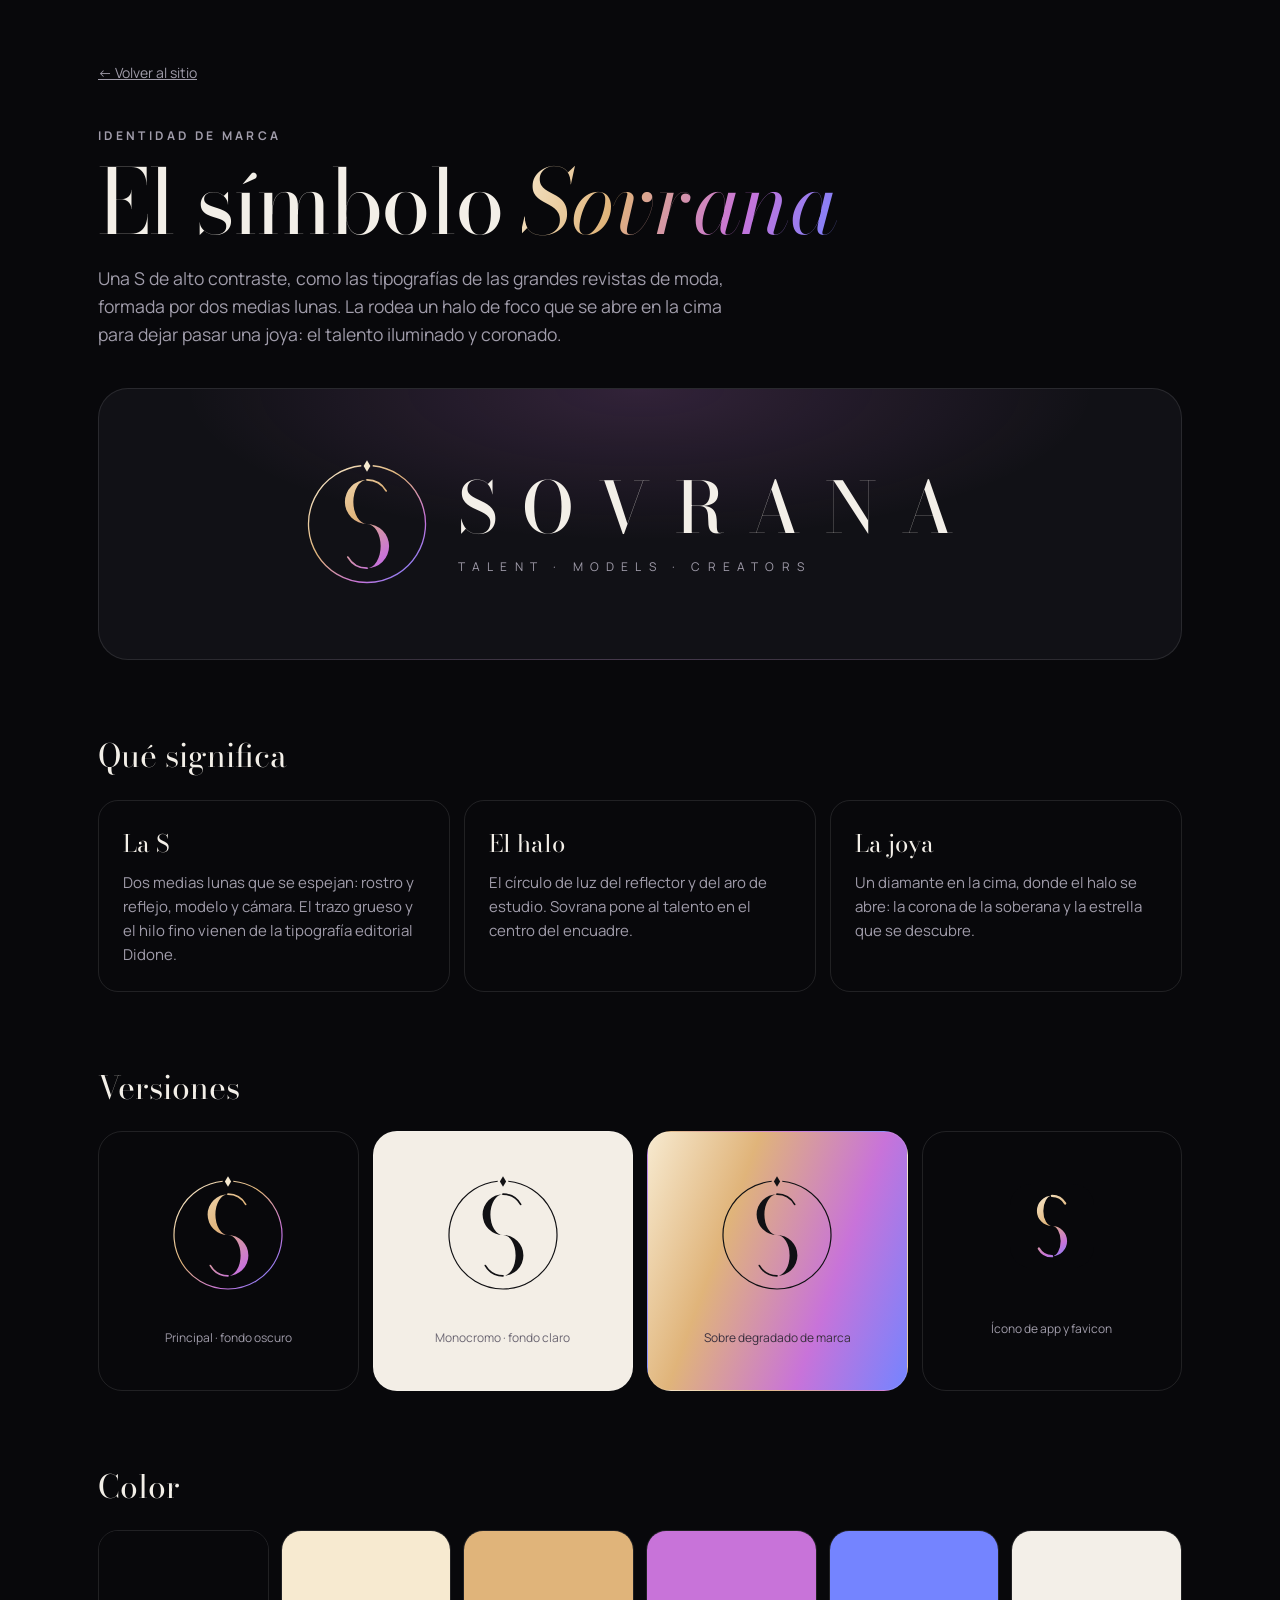
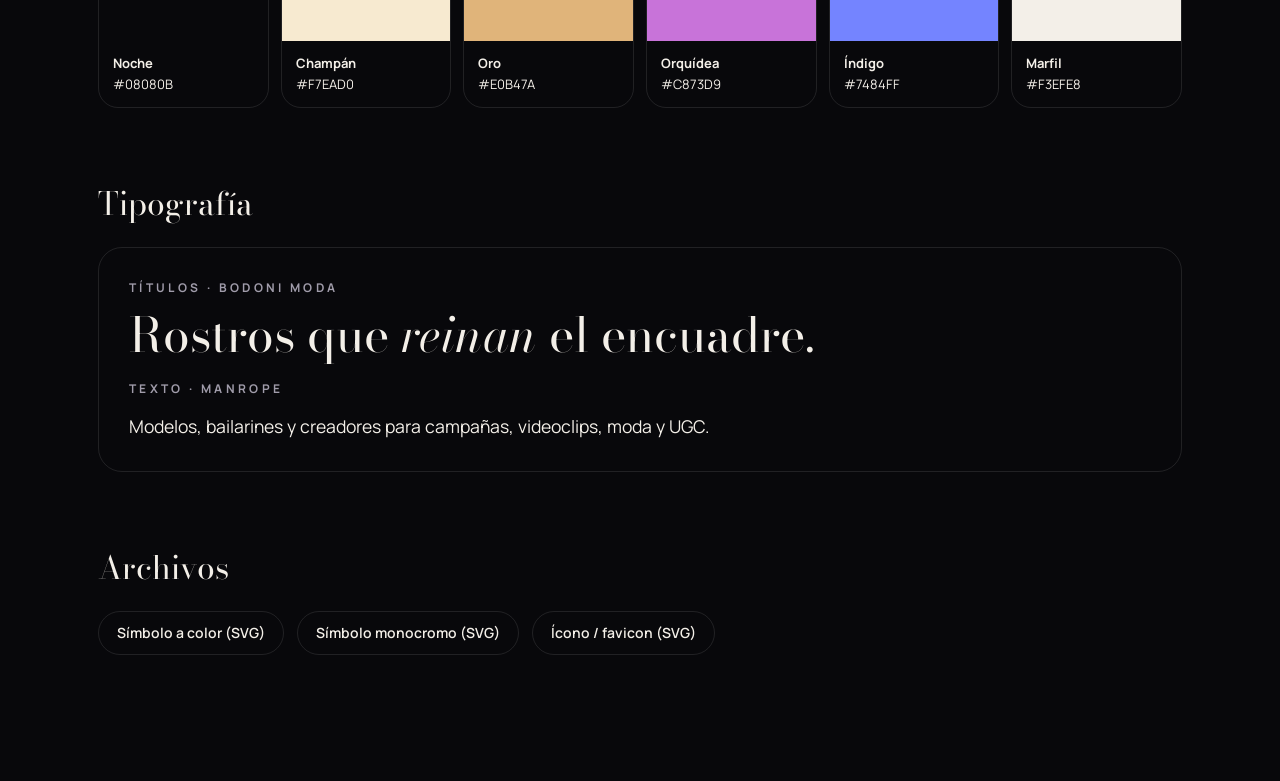
<file: logo/marca.html>
<!doctype html>
<html lang="es">
<head>
  <meta charset="utf-8">
  <meta name="viewport" content="width=device-width, initial-scale=1">
  <title>Sovrana · Identidad de marca</title>
  <link rel="icon" href="favicon.svg" type="image/svg+xml">
  <link href="https://fonts.googleapis.com/css2?family=Bodoni+Moda:ital,opsz,wght@0,6..96,400..800;1,6..96,400..800&family=Manrope:wght@400;600;700&display=swap" rel="stylesheet">
  <style>
    :root { --bg: #08080B; --bg2: #111116; --line: rgba(255,255,255,.1); --text: #F3EFE8; --muted: #A09CAA; --grad: linear-gradient(110deg, #F7EAD0, #E0B47A 32%, #C873D9 68%, #7484FF); }
    * { box-sizing: border-box; }
    body { margin: 0; background: var(--bg); color: var(--text); font-family: Manrope, system-ui, sans-serif; line-height: 1.6; }
    .wrap { max-width: 1180px; margin: 0 auto; padding: 60px clamp(16px, 4vw, 48px) 100px; }
    a { color: inherit; }
    .eyebrow { font-size: 12px; font-weight: 700; letter-spacing: .28em; text-transform: uppercase; color: var(--muted); margin: 0 0 14px; }
    h1 { font-family: "Bodoni Moda", serif; font-weight: 400; font-size: clamp(2.8rem, 7vw, 5.6rem); line-height: .95; margin: 0 0 20px; letter-spacing: -.02em; }
    h1 em { background: var(--grad); -webkit-background-clip: text; background-clip: text; color: transparent; }
    h2 { font-family: "Bodoni Moda", serif; font-weight: 400; font-size: 2rem; margin: 70px 0 18px; }
    p.lede { color: var(--muted); max-width: 60ch; font-size: 1.1rem; }
    .hero { display: grid; place-items: center; padding: 70px 20px; border-radius: 30px; border: 1px solid var(--line); background: radial-gradient(60% 80% at 50% 0%, rgba(200,115,217,.18), transparent 70%), var(--bg2); margin: 40px 0; }
    .lockup { display: flex; align-items: center; gap: 26px; flex-wrap: wrap; justify-content: center; }
    .lockup img { width: 130px; height: 130px; }
    .word { font-family: "Bodoni Moda", serif; font-weight: 500; font-size: clamp(2.4rem, 6vw, 4.4rem); letter-spacing: .34em; line-height: 1; }
    .tag { font-size: 12px; letter-spacing: .6em; color: var(--muted); margin-top: 14px; }
    .grid { display: grid; grid-template-columns: repeat(auto-fit, minmax(240px, 1fr)); gap: 14px; }
    .tile { border-radius: 24px; border: 1px solid var(--line); padding: 34px; display: grid; place-items: center; gap: 14px; min-height: 260px; text-align: center; }
    .tile img { width: 120px; height: 120px; }
    .tile small { font-size: 12px; color: var(--muted); }
    .light { background: #F3EEE6; color: #121014; }
    .light small { color: #6b6672; }
    .grad { background: var(--grad); color: #121014; }
    .grad small { color: #3a2f3e; }
    .swatches { display: grid; grid-template-columns: repeat(auto-fit, minmax(150px, 1fr)); gap: 12px; }
    .sw { border-radius: 20px; overflow: hidden; border: 1px solid var(--line); }
    .sw div { height: 110px; }
    .sw p { margin: 0; padding: 12px 14px; font-size: 13px; }
    .sw b { display: block; }
    .story { display: grid; grid-template-columns: repeat(auto-fit, minmax(240px, 1fr)); gap: 14px; }
    .story div { border: 1px solid var(--line); border-radius: 20px; padding: 24px; }
    .story h3 { font-family: "Bodoni Moda", serif; font-weight: 400; font-size: 1.5rem; margin: 0 0 8px; }
    .story p { margin: 0; color: var(--muted); font-size: 15px; }
    .type { border: 1px solid var(--line); border-radius: 24px; padding: 30px; display: grid; gap: 20px; }
    .type .a { font-family: "Bodoni Moda", serif; font-size: 3rem; line-height: 1; }
    .type .b { font-size: 1.1rem; }
    .files a { display: inline-block; margin: 0 10px 10px 0; padding: 10px 18px; border-radius: 999px; border: 1px solid var(--line); text-decoration: none; font-weight: 600; font-size: 14px; }
    .files a:hover { border-color: #E0B47A; }
    .back { font-size: 14px; color: var(--muted); }
  </style>
</head>
<body>
  <div class="wrap">
    <a class="back" href="../index.html">← Volver al sitio</a>
    <p class="eyebrow" style="margin-top:40px">Identidad de marca</p>
    <h1>El símbolo <em>Sovrana</em></h1>
    <p class="lede">Una S de alto contraste, como las tipografías de las grandes revistas de moda, formada por dos medias lunas. La rodea un halo de foco que se abre en la cima para dejar pasar una joya: el talento iluminado y coronado.</p>

    <div class="hero">
      <div class="lockup">
        <img src="sovrana-simbolo.svg" alt="Símbolo Sovrana">
        <div>
          <div class="word">SOVRANA</div>
          <div class="tag">TALENT · MODELS · CREATORS</div>
        </div>
      </div>
    </div>

    <h2>Qué significa</h2>
    <div class="story">
      <div><h3>La S</h3><p>Dos medias lunas que se espejan: rostro y reflejo, modelo y cámara. El trazo grueso y el hilo fino vienen de la tipografía editorial Didone.</p></div>
      <div><h3>El halo</h3><p>El círculo de luz del reflector y del aro de estudio. Sovrana pone al talento en el centro del encuadre.</p></div>
      <div><h3>La joya</h3><p>Un diamante en la cima, donde el halo se abre: la corona de la soberana y la estrella que se descubre.</p></div>
    </div>

    <h2>Versiones</h2>
    <div class="grid">
      <div class="tile"><img src="sovrana-simbolo.svg" alt=""><small>Principal · fondo oscuro</small></div>
      <div class="tile light"><img src="sovrana-simbolo-negro.svg" alt=""><small>Monocromo · fondo claro</small></div>
      <div class="tile grad"><img src="sovrana-simbolo-negro.svg" alt=""><small>Sobre degradado de marca</small></div>
      <div class="tile"><img src="favicon.svg" alt="" style="width:84px;height:84px;border-radius:20px"><small>Ícono de app y favicon</small></div>
    </div>

    <h2>Color</h2>
    <div class="swatches">
      <div class="sw"><div style="background:#08080B"></div><p><b>Noche</b>#08080B</p></div>
      <div class="sw"><div style="background:#F7EAD0"></div><p><b>Champán</b>#F7EAD0</p></div>
      <div class="sw"><div style="background:#E0B47A"></div><p><b>Oro</b>#E0B47A</p></div>
      <div class="sw"><div style="background:#C873D9"></div><p><b>Orquídea</b>#C873D9</p></div>
      <div class="sw"><div style="background:#7484FF"></div><p><b>Índigo</b>#7484FF</p></div>
      <div class="sw"><div style="background:#F3EFE8"></div><p><b>Marfil</b>#F3EFE8</p></div>
    </div>

    <h2>Tipografía</h2>
    <div class="type">
      <div><p class="eyebrow">Títulos · Bodoni Moda</p><div class="a">Rostros que <em>reinan</em> el encuadre.</div></div>
      <div><p class="eyebrow">Texto · Manrope</p><div class="b">Modelos, bailarines y creadores para campañas, videoclips, moda y UGC.</div></div>
    </div>

    <h2>Archivos</h2>
    <p class="files">
      <a href="sovrana-simbolo.svg" download>Símbolo a color (SVG)</a>
      <a href="sovrana-simbolo-negro.svg" download>Símbolo monocromo (SVG)</a>
      <a href="favicon.svg" download>Ícono / favicon (SVG)</a>
    </p>
  </div>
</body>
</html>
</file>
